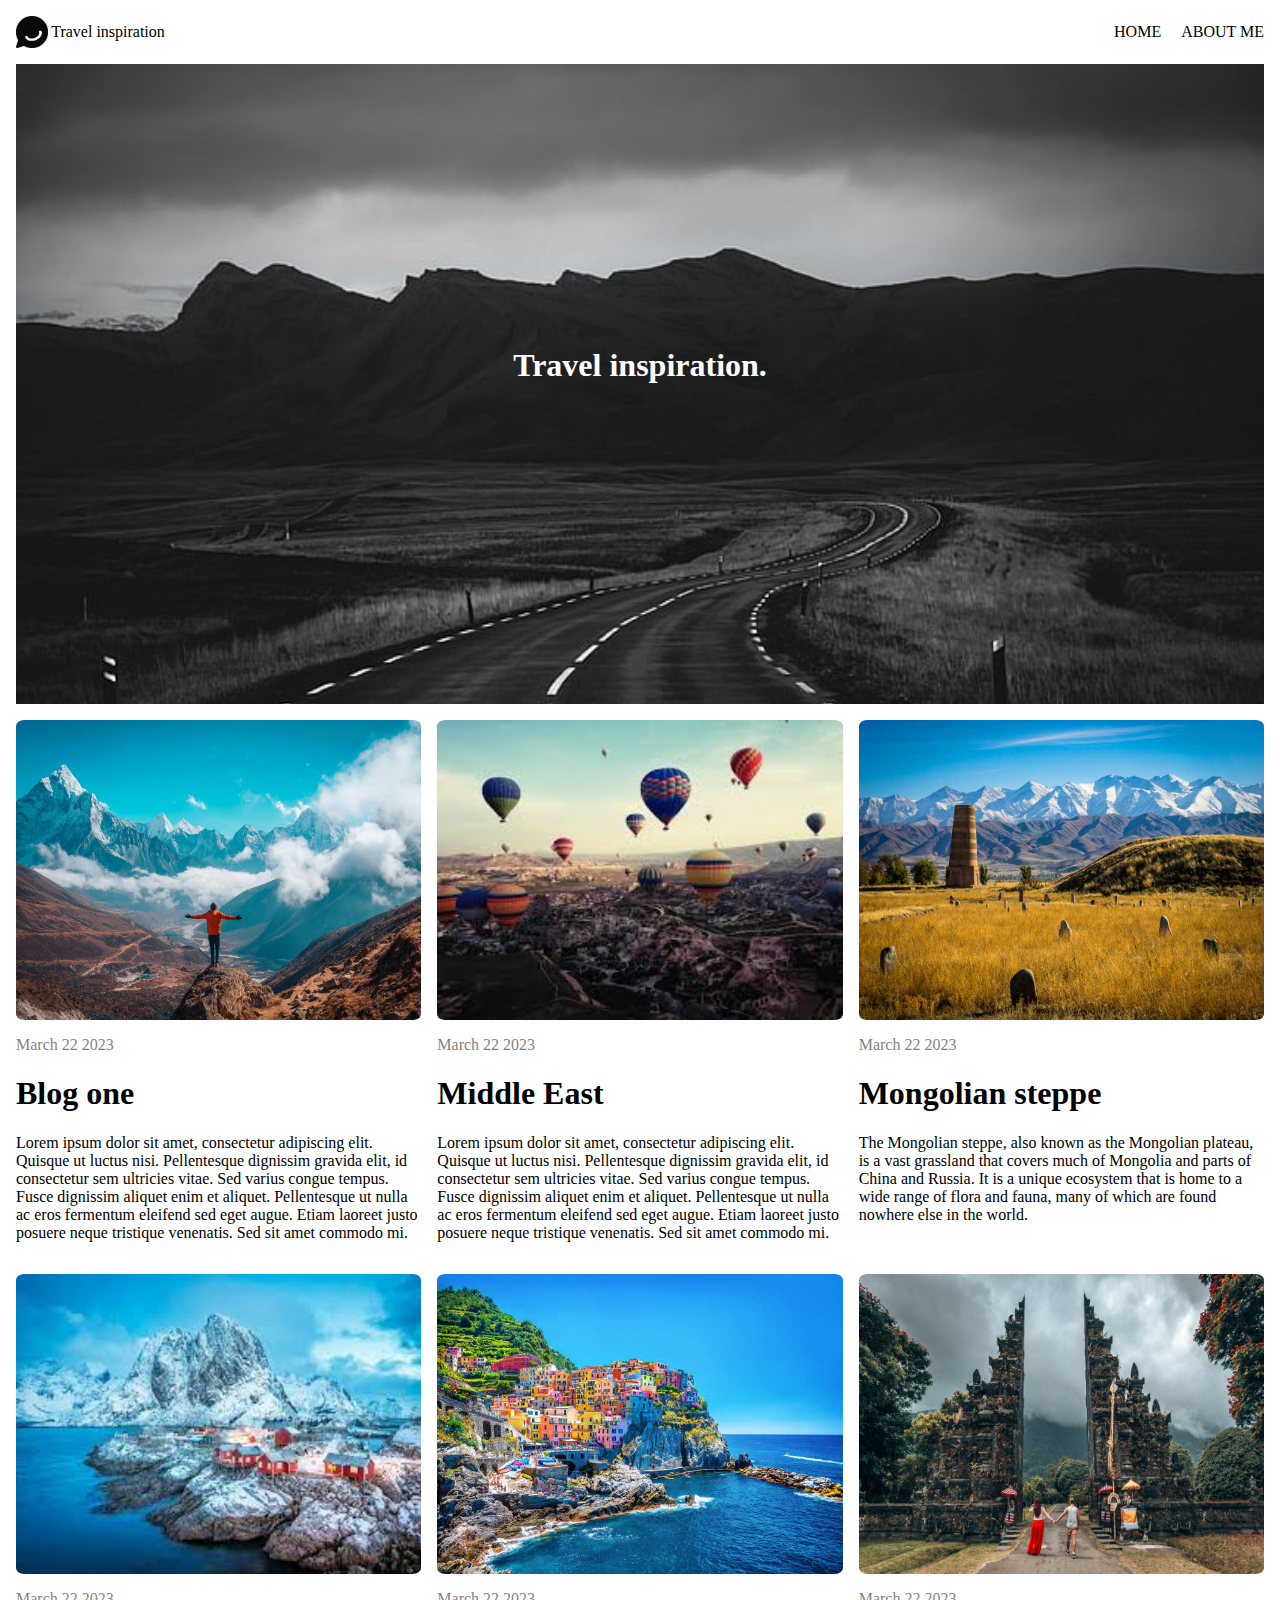
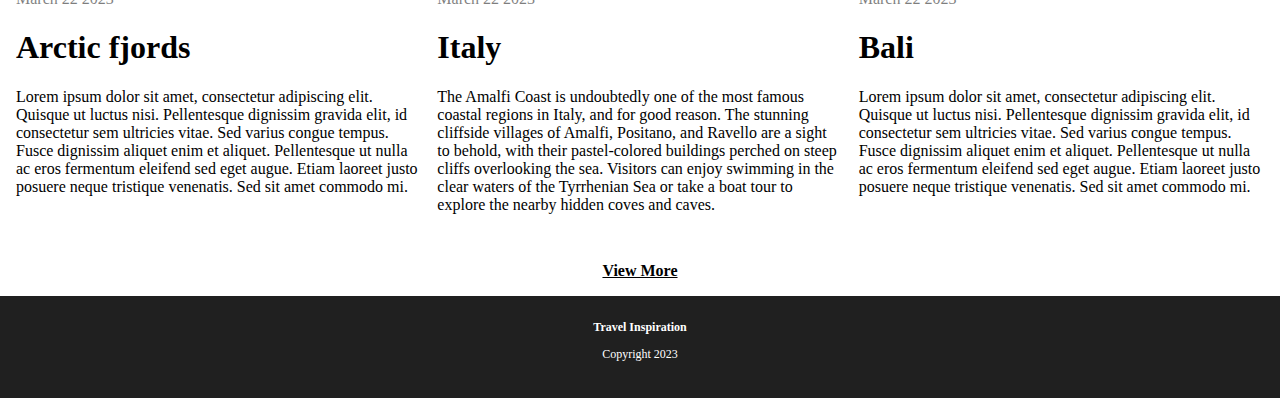
<file: index.html>
<html>
        <!-- Font Awesome -->
        <link rel="stylesheet" href="https://use.fontawesome.com/releases/v5.5.0/css/all.css" integrity="sha384-B4dIYHKNBt8Bc12p+WXckhzcICo0wtJAoU8YZTY5qE0Id1GSseTk6S+L3BlXeVIU" crossorigin="anonymous">

        <title>Travel inspiration</title>
        <link rel="stylesheet" href="css/style.css">
    </head>
    <body>
        <header>
            <img src="/images/chatbubble-img.png" class="chat-img" aria-label="chat bubble">
            <span class="header-text">Travel inspiration</span>
            <nav>
                <a href="">Home</a>
                <a href="">About me</a>
            </nav>
        </header>
        <div class="container">

            <div class="main">
                <h1 class="title">Travel inspiration.</h1>
            </div>
            
            <div class="blog-post">
                <img src="/images/mountain.jpeg" class="img" aria-label="a man facing a mountain with his arms spread">
                <p class="date">March 22 2023</p>
                <h1>Blog one</h1>
                <p class="Himalayas">Lorem ipsum dolor sit amet, consectetur adipiscing elit. Quisque ut luctus nisi. Pellentesque dignissim gravida elit, id consectetur sem ultricies vitae. Sed varius congue tempus. Fusce dignissim aliquet enim et aliquet. Pellentesque ut nulla ac eros fermentum eleifend sed eget augue. Etiam laoreet justo posuere neque tristique venenatis. Sed sit amet commodo mi.</p>
            </div>
            
            <div class="blog-post">
                <img src="/images/balloons.jpeg" class="img" aria-label="a man facing a mountain with his arms spread">
                <p class="date">March 22 2023</p>
                <h1>Middle East</h1>
                <p class="post-text">Lorem ipsum dolor sit amet, consectetur adipiscing elit. Quisque ut luctus nisi. Pellentesque dignissim gravida elit, id consectetur sem ultricies vitae. Sed varius congue tempus. Fusce dignissim aliquet enim et aliquet. Pellentesque ut nulla ac eros fermentum eleifend sed eget augue. Etiam laoreet justo posuere neque tristique venenatis. Sed sit amet commodo mi.</p>
            </div>
            
            <div class="blog-post">
                <img src="/images/country.jpeg" class="img" aria-label="a man facing a mountain with his arms spread">
                <p class="date">March 22 2023</p>
                <h1>Mongolian steppe</h1>
                <p class="post-text">The Mongolian steppe, also known as the Mongolian plateau, is a vast grassland that covers much of Mongolia and parts of China and Russia. It is a unique ecosystem that is home to a wide range of flora and fauna, many of which are found nowhere else in the world.</p>
            </div>
            
            <div class="blog-post">
                <img src="/images/fjord.jpeg" class="img" aria-label="a man facing a mountain with his arms spread">
                <p class="date">March 22 2023</p>
                <h1>Arctic fjords</h1>
                <p class="post-text">Lorem ipsum dolor sit amet, consectetur adipiscing elit. Quisque ut luctus nisi. Pellentesque dignissim gravida elit, id consectetur sem ultricies vitae. Sed varius congue tempus. Fusce dignissim aliquet enim et aliquet. Pellentesque ut nulla ac eros fermentum eleifend sed eget augue. Etiam laoreet justo posuere neque tristique venenatis. Sed sit amet commodo mi.</p>
            </div>
            
            <div class="blog-post">
                <img src="/images/coast.jpeg" class="img" aria-label="a man facing a mountain with his arms spread">
                <p class="date">March 22 2023</p>
                <h1>Italy</h1>
                <p class="post-text">The Amalfi Coast is undoubtedly one of the most famous coastal regions in Italy, and for good reason. The stunning cliffside villages of Amalfi, Positano, and Ravello are a sight to behold, with their pastel-colored buildings perched on steep cliffs overlooking the sea. Visitors can enjoy swimming in the clear waters of the Tyrrhenian Sea or take a boat tour to explore the nearby hidden coves and caves.</p>
            </div>
            
            <div class="blog-post">
                <img src="/images/temple.jpeg" class="img" aria-label="a man facing a mountain with his arms spread">
                <p class="date">March 22 2023</p>
                <h1>Bali</h1>
                <p class="post-text">Lorem ipsum dolor sit amet, consectetur adipiscing elit. Quisque ut luctus nisi. Pellentesque dignissim gravida elit, id consectetur sem ultricies vitae. Sed varius congue tempus. Fusce dignissim aliquet enim et aliquet. Pellentesque ut nulla ac eros fermentum eleifend sed eget augue. Etiam laoreet justo posuere neque tristique venenatis. Sed sit amet commodo mi.</p>
            </div>

        </div>
        <a href="" class="view-more">View more</a>

        <footer>
            <strong>Travel inspiration</strong>
            <p>Copyright 2023</p>
        </footer>
    </body>
</html>
</file>
<file: css/style.css>
html, 
body {
    margin: 0;
    padding: 0;
}

/*layout*/
.container {
    display: grid;
    gap: 1em;
    margin: 1em;
}

header {
    display: flex;
    margin: 1em;
    align-items: center;
    gap: 0.2em;
}

.header-text {
    margin-right: auto;
    margin-left: 0;
}

.main {
    background-image: url("/images/road.jpeg");
    width: 100%;
    height: 50vw;
    background-size: cover;
    position: relative;
}

.title {
    margin: auto;
    text-align: left;
    position: absolute;
    top: 50%;
    left: 50%;
    transform: translate(-50%, -100%);
    color: white;

}


img {
    border-radius: 2%;
}


footer {
    background-color: #202020;
    color: white;
    padding: 2em;
    text-align: center;
    text-transform: capitalize;
    font-size: 0.75em;
}

a {
    text-transform: uppercase;
    text-decoration: none;
    color: black;
    margin-left: 1em;
}

.view-more {
    font-weight: bold;
    text-decoration: underline;
    text-transform: capitalize;
    display: block;
    margin: 0 auto;
    text-align: center;
    padding: 1em 0;
}

.chat-img {
    width: 2em;
}

.img {
    width: 100%;
    height: 300px; /* set a fixed height for all images */
    background-size: cover; /* ensure that images fill their container */
    border-radius: 2%;
}





.date {
    opacity: 50%
}

.post-text {
    text-align: left;
}

/*media query*/
@media (min-width: 768px) {
    .container {
        display: grid;
        grid-template-columns: repeat(3, 1fr);
    }

    .main {
        grid-column: 1/-1;
    }


}
</file>
